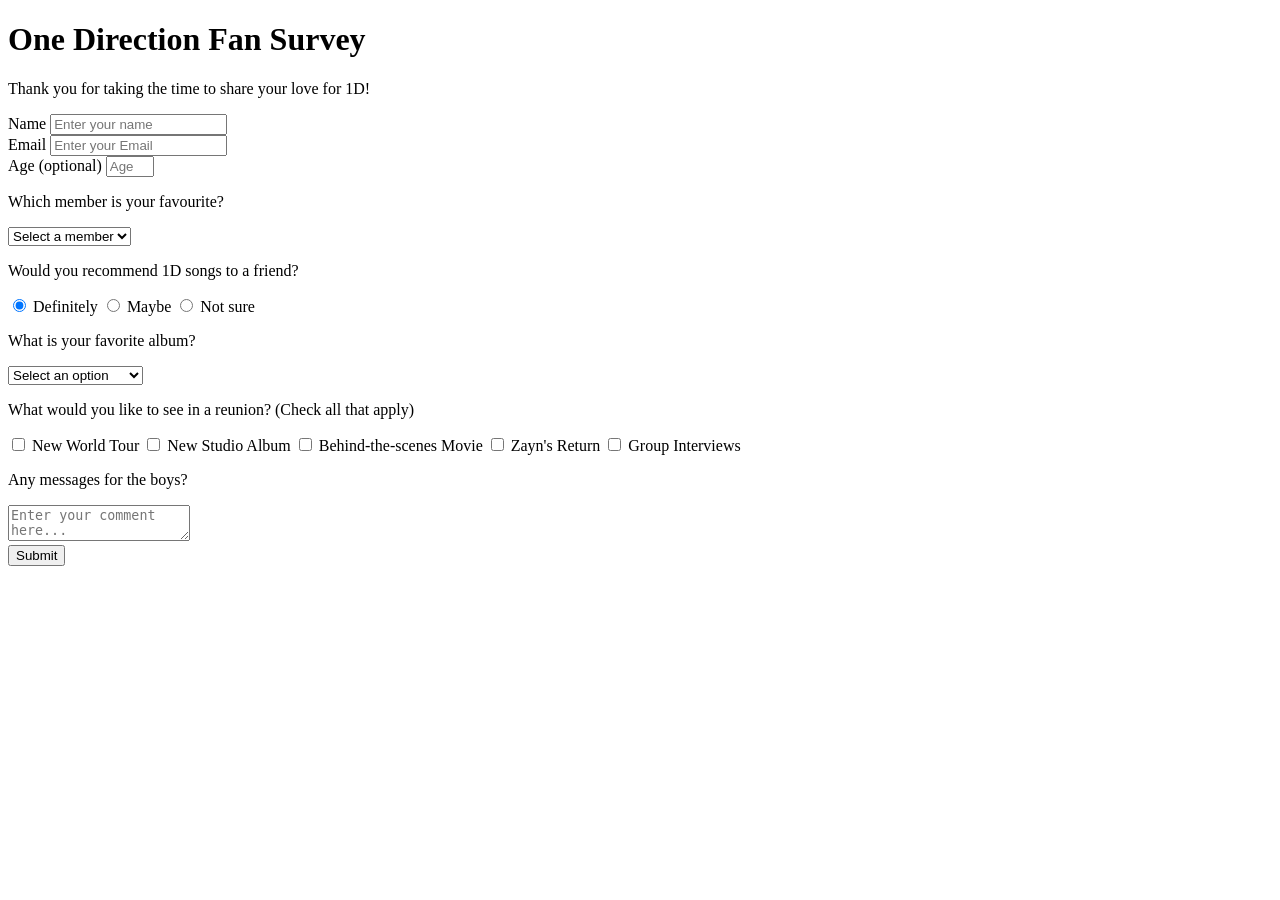
<file: 2024238268_SurveyForm/index.html>
<!DOCTYPE html>
<html lang="en">
<head>
  <meta charset="UTF-8">
  <title>One Direction Fan Survey</title>
</head>
<body>
  <h1 id="title">One Direction Fan Survey</h1>
  <p id="description">Thank you for taking the time to share your love for 1D!</p>

  <form id="survey-form">
    <div>
      <label id="name-label" for="name">Name</label>
      <input id="name" type="text" placeholder="Enter your name" required />
    </div>

    <div>
      <label id="email-label" for="email">Email</label>
      <input id="email" type="email" placeholder="Enter your Email" required />
    </div>

    <div>
      <label id="number-label" for="number">Age (optional)</label>
      <input id="number" type="number" min="10" max="99" placeholder="Age" />
    </div>

    <div>
      <p>Which member is your favourite?</p>
      <select id="dropdown">
        <option disabled selected value>Select a member</option>
       <option value="harry">Harry Styles</option>
                <option value="niall">Niall Horan</option>
                <option value="liam">Liam Payne</option>
                <option value="louis">Louis Tomlinson</option>
                <option value="zayn">Zayn Malik</option></option>
        <option value="preferNo">Prefer not to say</option>
        <option value="other">Other</option>
      </select>
    </div>

    <div>
      <p>Would you recommend 1D songs to a friend?</p>
      <label><input name="recommend" value="definitely" type="radio" checked /> Definitely</label>
      <label><input name="recommend" value="maybe" type="radio" /> Maybe</label>
      <label><input name="recommend" value="not-sure" type="radio" /> Not sure</label>
    </div>

    <div>
      <p>What is your favorite album?</p>
      <select id="most-favorite">
        <option disabled selected value>Select an option</option>
        <option value="up-all-night">Up All Night</option>
                <option value="take-me-home">Take Me Home</option>
                <option value="midnight-memories">Midnight Memories</option>
                <option value="four">FOUR</option>
                <option value="made-in-am">Made in the A.M.</option>
      </select>
    </div>

    <div>
      <p>What would you like to see in a reunion? (Check all that apply)</p>
     <label class="checkbox-group"><input value="world-tour" type="checkbox"> New World Tour</label>
            <label class="checkbox-group"><input value="new-album" type="checkbox"> New Studio Album</label>
            <label class="checkbox-group"><input value="documentary" type="checkbox"> Behind-the-scenes Movie</label>
            <label class="checkbox-group"><input value="zayn-returns" type="checkbox"> Zayn's Return</label>
            <label class="checkbox-group"><input value="interviews" type="checkbox"> Group Interviews</label>
        </label>
    </div>

    <div>
      <p>Any messages for the boys?</p>
      <textarea id="comments" placeholder="Enter your comment here..."></textarea>
    </div>

    <button id="submit" type="submit">Submit</button>
  </form>
</body>
</html>
</file>
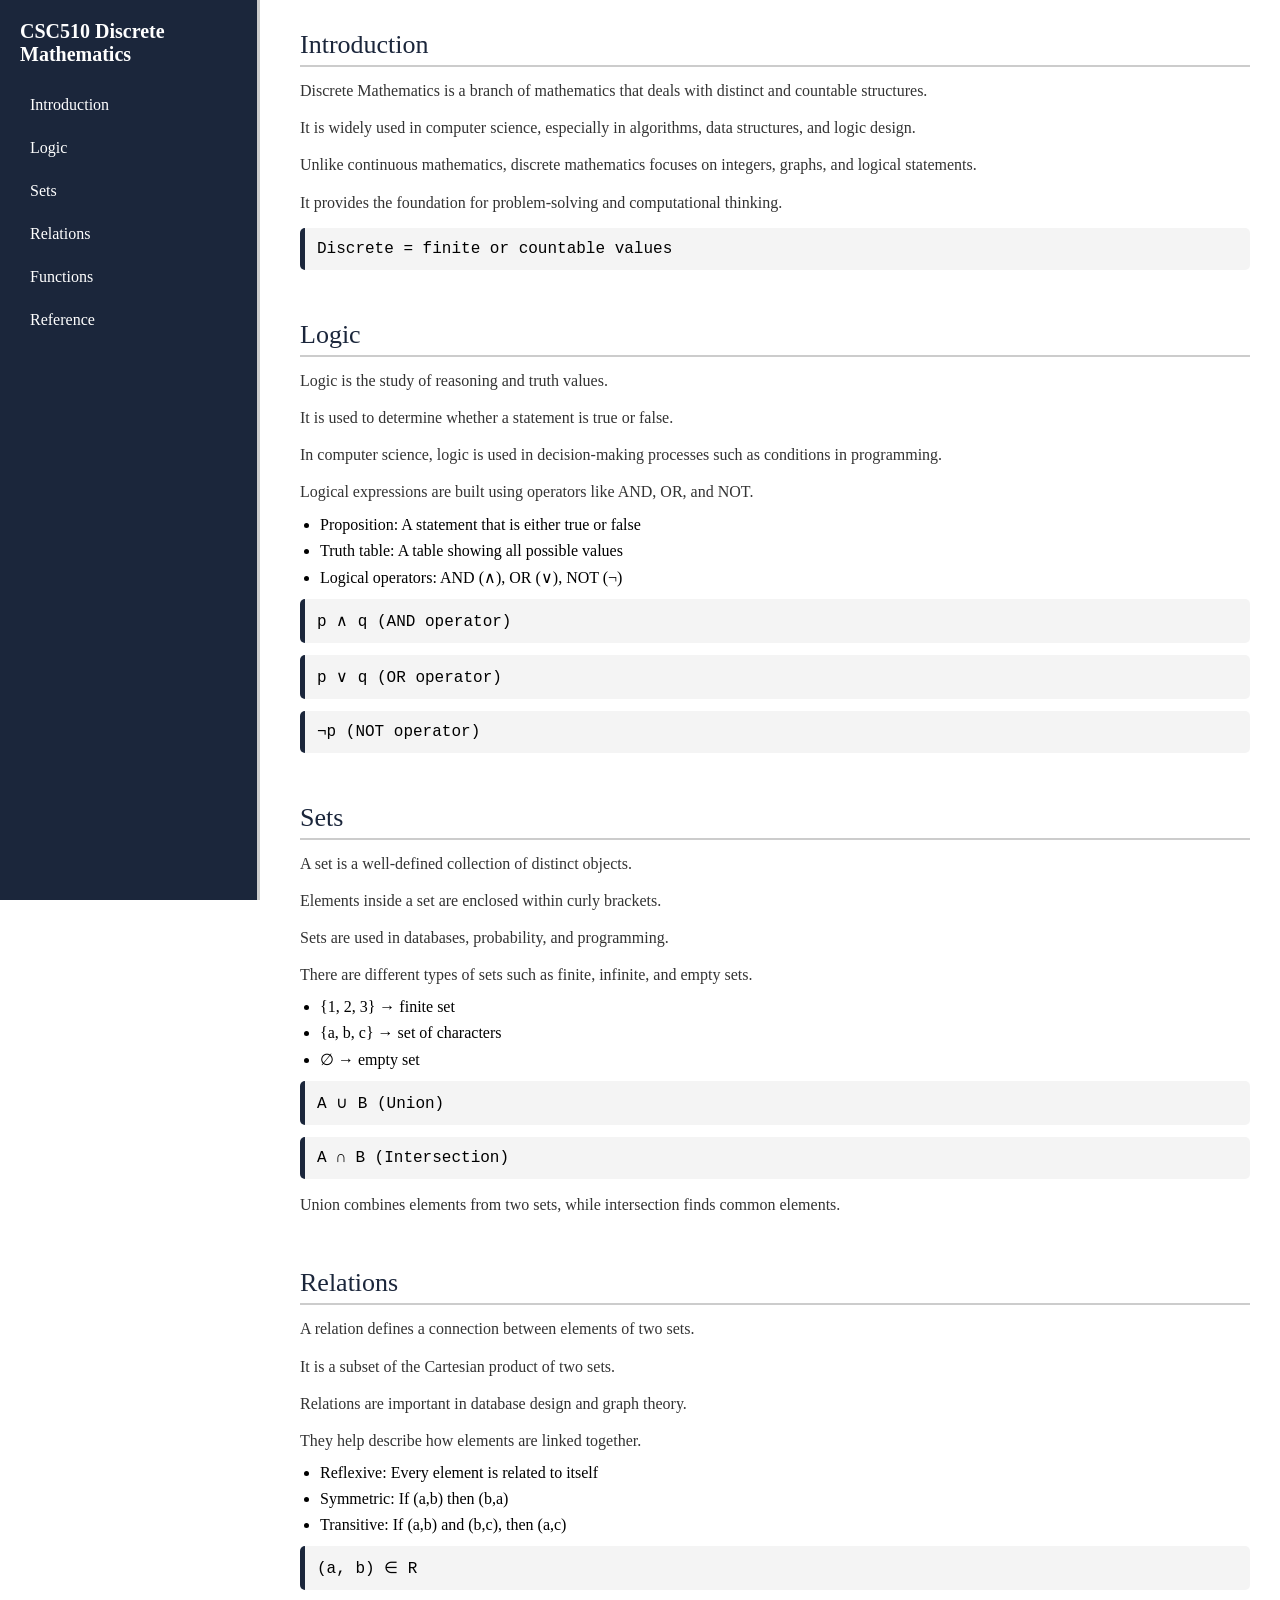
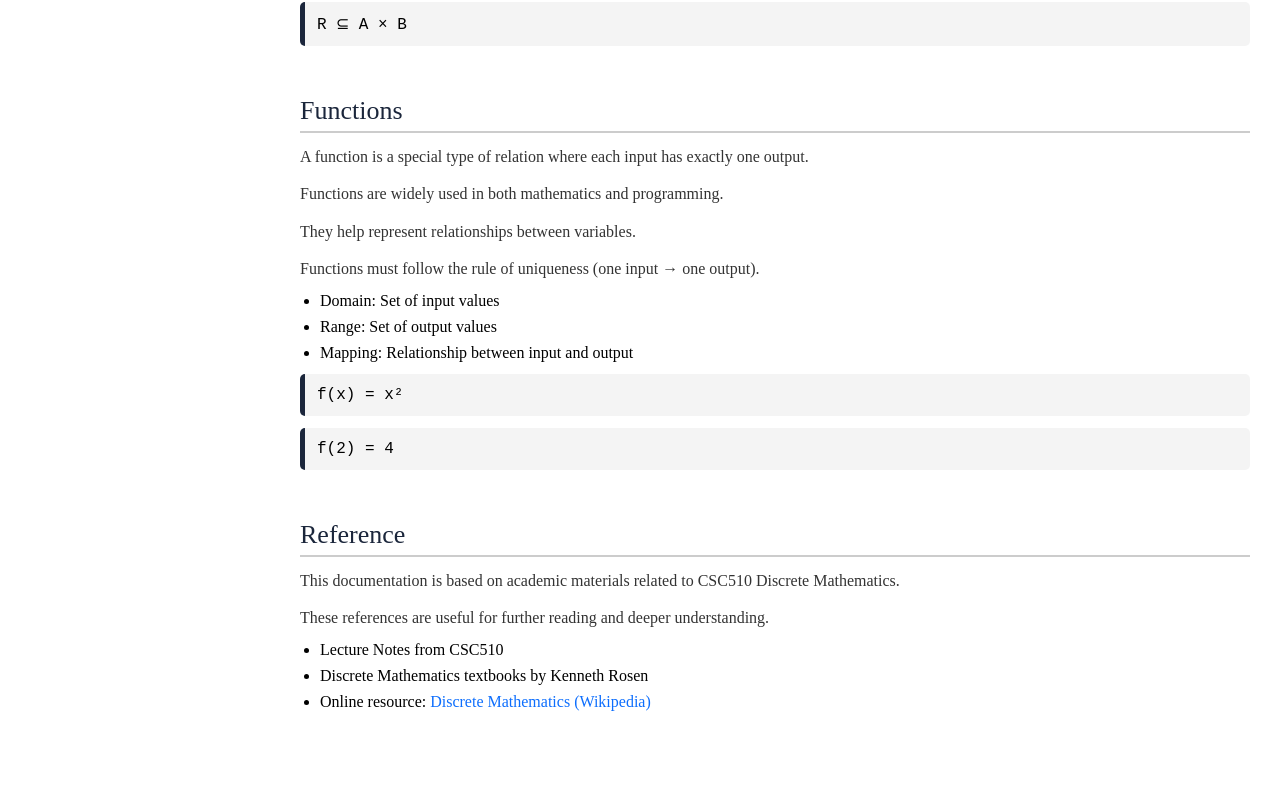
<file: 2024238268_TechnicalDocumentationPage/index.html>
<!DOCTYPE html>
<html lang="en">
<head>
  <meta charset="UTF-8">
  <title>CSC510 Discrete Mathematics</title>
  <link rel="stylesheet" href="styles.css">
</head>

<body>

<nav id="navbar">
  <header>CSC510 Discrete Mathematics</header>

  <a class="nav-link" href="#Introduction">Introduction</a>
  <a class="nav-link" href="#Logic">Logic</a>
  <a class="nav-link" href="#Sets">Sets</a>
  <a class="nav-link" href="#Relations">Relations</a>
  <a class="nav-link" href="#Functions">Functions</a>
  <a class="nav-link" href="#Reference">Reference</a>
</nav>

<main id="main-doc">

  <!-- INTRODUCTION -->
  <section class="main-section" id="Introduction">
    <header>Introduction</header>
    <p>Discrete Mathematics is a branch of mathematics that deals with distinct and countable structures.</p>
    <p>It is widely used in computer science, especially in algorithms, data structures, and logic design.</p>
    <p>Unlike continuous mathematics, discrete mathematics focuses on integers, graphs, and logical statements.</p>
    <p>It provides the foundation for problem-solving and computational thinking.</p>
    <code>Discrete = finite or countable values</code>
  </section>

  <!-- LOGIC -->
  <section class="main-section" id="Logic">
    <header>Logic</header>
    <p>Logic is the study of reasoning and truth values.</p>
    <p>It is used to determine whether a statement is true or false.</p>
    <p>In computer science, logic is used in decision-making processes such as conditions in programming.</p>
    <p>Logical expressions are built using operators like AND, OR, and NOT.</p>

    <ul>
      <li>Proposition: A statement that is either true or false</li>
      <li>Truth table: A table showing all possible values</li>
      <li>Logical operators: AND (∧), OR (∨), NOT (¬)</li>
    </ul>

    <code>p ∧ q (AND operator)</code>
    <code>p ∨ q (OR operator)</code>
    <code>¬p (NOT operator)</code>
  </section>

  <!-- SETS -->
  <section class="main-section" id="Sets">
    <header>Sets</header>
    <p>A set is a well-defined collection of distinct objects.</p>
    <p>Elements inside a set are enclosed within curly brackets.</p>
    <p>Sets are used in databases, probability, and programming.</p>
    <p>There are different types of sets such as finite, infinite, and empty sets.</p>

    <ul>
      <li>{1, 2, 3} → finite set</li>
      <li>{a, b, c} → set of characters</li>
      <li>∅ → empty set</li>
    </ul>

    <code>A ∪ B (Union)</code>
    <code>A ∩ B (Intersection)</code>

    <p>Union combines elements from two sets, while intersection finds common elements.</p>
  </section>

  <!-- RELATIONS -->
  <section class="main-section" id="Relations">
    <header>Relations</header>
    <p>A relation defines a connection between elements of two sets.</p>
    <p>It is a subset of the Cartesian product of two sets.</p>
    <p>Relations are important in database design and graph theory.</p>
    <p>They help describe how elements are linked together.</p>

    <ul>
      <li>Reflexive: Every element is related to itself</li>
      <li>Symmetric: If (a,b) then (b,a)</li>
      <li>Transitive: If (a,b) and (b,c), then (a,c)</li>
    </ul>

    <code>(a, b) ∈ R</code>
    <code>R ⊆ A × B</code>
  </section>

  <!-- FUNCTIONS -->
  <section class="main-section" id="Functions">
    <header>Functions</header>
    <p>A function is a special type of relation where each input has exactly one output.</p>
    <p>Functions are widely used in both mathematics and programming.</p>
    <p>They help represent relationships between variables.</p>
    <p>Functions must follow the rule of uniqueness (one input → one output).</p>

    <ul>
      <li>Domain: Set of input values</li>
      <li>Range: Set of output values</li>
      <li>Mapping: Relationship between input and output</li>
    </ul>

    <code>f(x) = x²</code>
    <code>f(2) = 4</code>
  </section>

  <!-- REFERENCE -->
  <section class="main-section" id="Reference">
    <header>Reference</header>
    <p>This documentation is based on academic materials related to CSC510 Discrete Mathematics.</p>
    <p>These references are useful for further reading and deeper understanding.</p>

    <ul>
      <li>Lecture Notes from CSC510</li>
      <li>Discrete Mathematics textbooks by Kenneth Rosen</li>
      <li>
        Online resource:
        <a href="https://en.wikipedia.org/wiki/Discrete_mathematics" target="Discrete Mathematics">
          Discrete Mathematics (Wikipedia)
        </a>
      </li>
    </ul>


  </section>

</main>

</body>
</html>
</file>
<file: 2024238268_TechnicalDocumentationPage/styles.css>
* {
  margin: 0;
  padding: 0;
  box-sizing: border-box;
  font-family: Times New Roman;
}

#navbar {
  position: fixed;
  top: 0;
  left: 0;
  width: 260px;
  height: 100%;
  background: #1b263b;
  color: white;
  padding: 20px;
  overflow-y: auto;
  border-right: 3px solid #ccc;
}

#navbar header {
  font-size: 20px;
  font-weight: bold;
  margin-bottom: 20px;
}

.nav-link {
  display: block;
  padding: 10px;
  margin: 5px 0;
  color: white;
  text-decoration: none;
  border-radius: 5px;
  transition: 0.3s;
}

.nav-link:hover {
  background: #415a77;
}

#main-doc {
  margin-left: 270px;
  padding: 30px;
}

.main-section {
  margin-bottom: 50px;
}

.main-section header {
  font-size: 26px;
  margin-bottom: 10px;
  color: #1b263b;
  border-bottom: 2px solid #ccc;
  padding-bottom: 5px;
}

p {
  margin: 10px 0;
  line-height: 1.7;
  color: #333;
}

li {
  margin-left: 20px;
  margin-bottom: 8px;
}

code {
  display: block;
  background: #f4f4f4;
  padding: 12px;
  margin: 12px 0;
  border-left: 5px solid #1b263b;
  font-family: "Courier New", monospace;
  border-radius: 5px;
}

a {
  color: #0d6efd;
  text-decoration: none;
}

a:hover {
  text-decoration: underline;
}

@media (max-width: 768px) {
  #navbar {
    position: static;
    width: 100%;
    height: auto;
    border-right: none;
  }

  #main-doc {
    margin-left: 0;
  }
}
</file>
